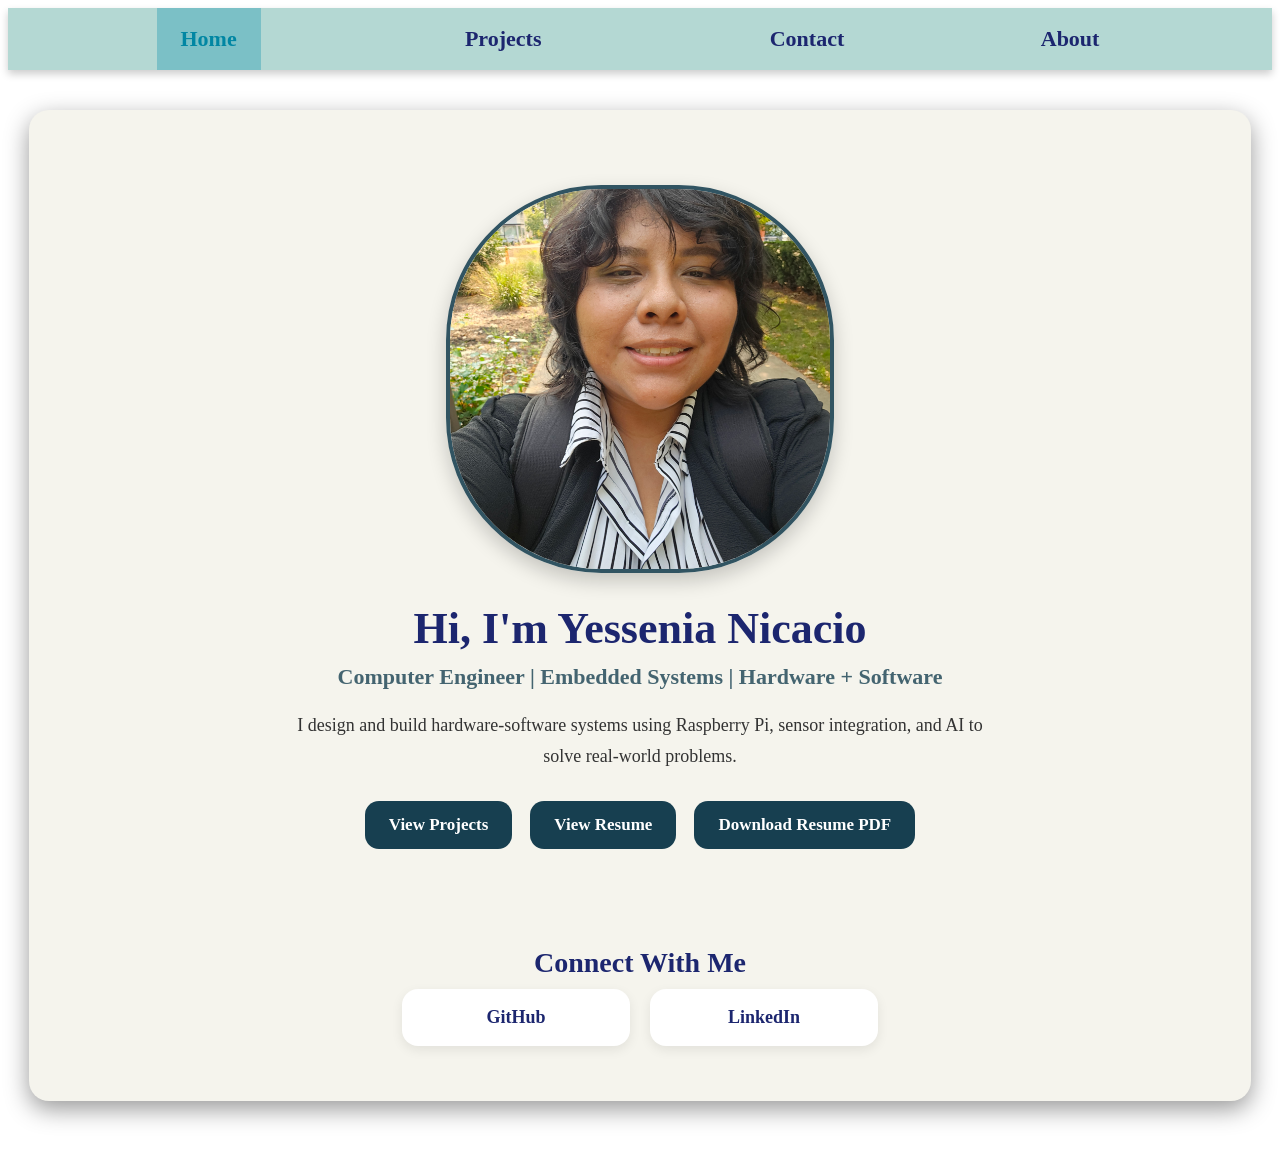
<file: index.html>
<!DOCTYPE html>
<html lang="en">
    <head>
        <meta charset="UTF-8">
        <title>Homepage</title>
        <link rel="stylesheet" href="style.css">
    </head>
    <body>
        <div id="navbar"></div>
        <script src="navbar.js"></script>
        <section class="home-hero">
            <div class="home-container">
                <div class="picture-of-me">
                    <img src="images/me.jpg" alt="A picture of Yessenia Nicacio">
                </div>
                <p class="hero-title">Hi, I'm Yessenia Nicacio</p>
                <p class="hero-subtitle">Computer Engineer | Embedded Systems | Hardware + Software</p>

                <p class="home-intro">
                    I design and build hardware-software systems using Raspberry Pi,
                    sensor integration, and AI to solve real-world problems.
                </p>
                <div class="home-buttons">
                    <a href="projects.html" class="btn">View Projects</a>
                    <a href="Resume_for_website.pdf" class="btn" target="_blank">View Resume</a>
                    <a href="Resume_for_website.pdf" class="btn" download>Download Resume PDF</a>
                </div>
                <div class="connect-box">
                    <p class="connect-title">Connect With Me</p>
                    
                    <div class="contact-links">
                        <a href="https://github.com/YNRosales15" target="_blank" class="contact-card">
                            <span>GitHub</span>
                        </a>
                        <a href="https://www.linkedin.com/in/yessenianr/" target="_blank" class="contact-card">
                            <span>LinkedIn</span>
                        </a>
            </div>
        </div>

    </div>
</section>
</body>
</html>
</file>
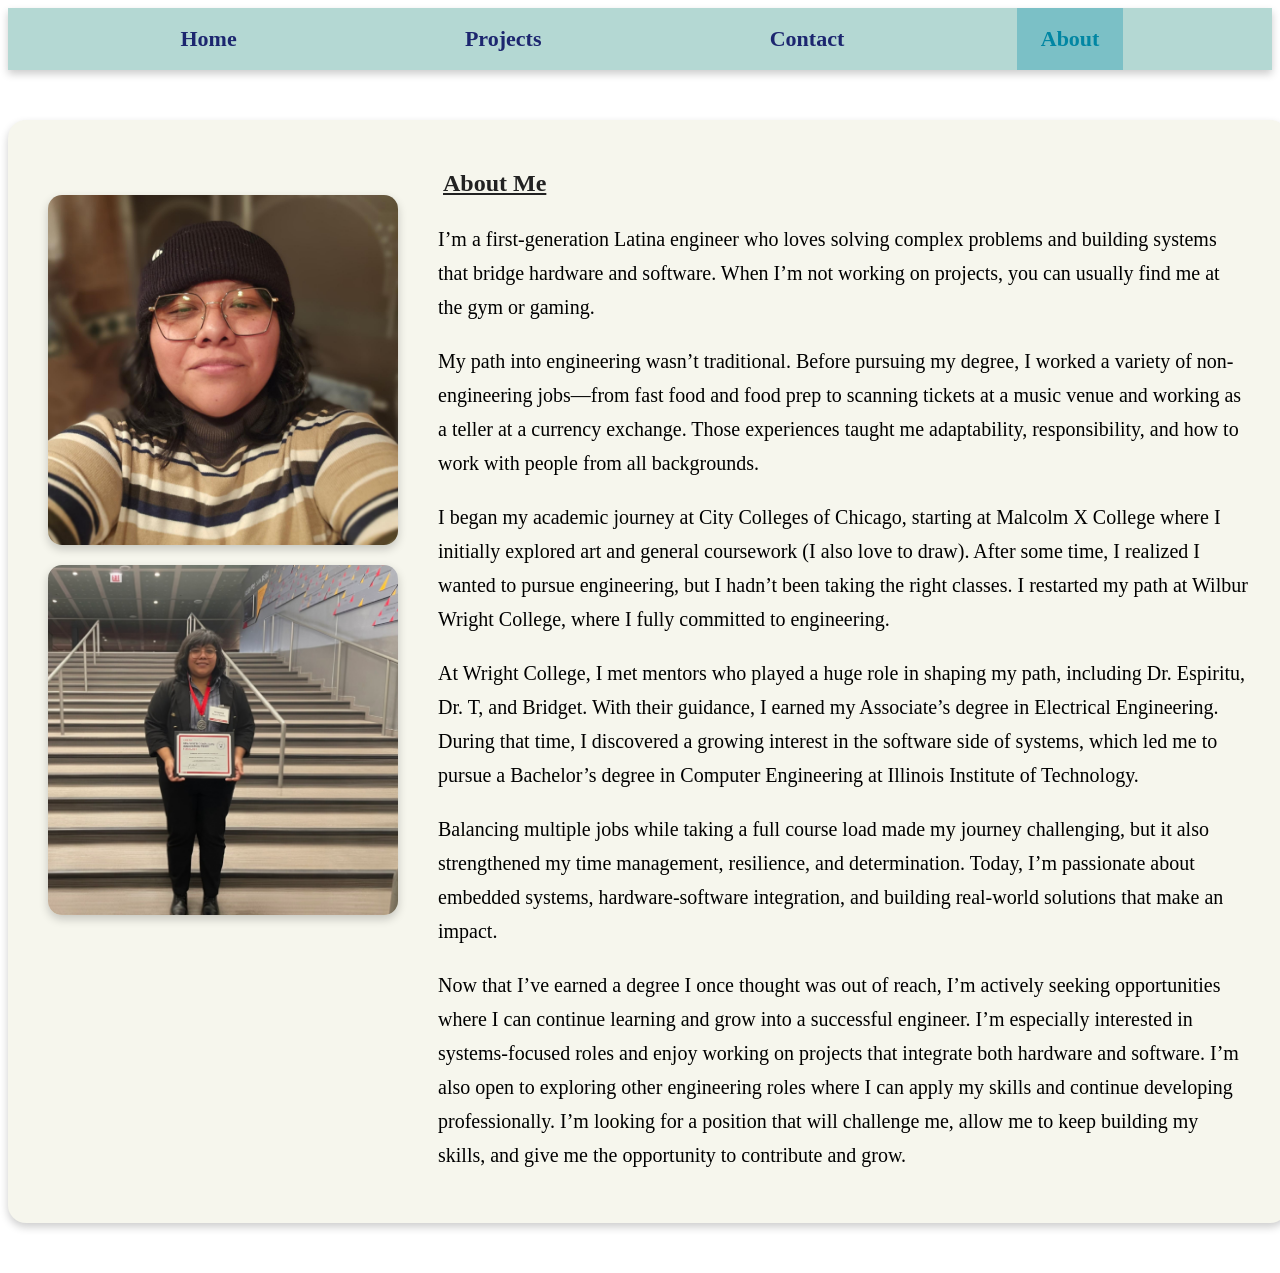
<file: about.html>
<!DOCTYPE html>
<html lang="en">
<head>
    <meta charset="UTF-8">
    <title>About Me</title>
    <link rel="stylesheet" href="style.css">
</head>
<body>
    <div id="navbar"></div>
    <script src="navbar.js"></script>
    <main class="about-container">
        <div class="about-row">
            <div class = "about-images">
                <img src="images/myself/memee.jpg" alt="Profile Picture" class="profile-pic">
                <img src="images/myself/me again.jpg" alt="second Photo"  class="shpe-pic">
            </div>
            <div class="about-intro">
                <h2>About Me</h2>
                <p>
                I’m a first-generation Latina engineer who loves solving complex problems and building systems that bridge hardware and software. When I’m not working on projects, you can usually find me at the gym or gaming.
                </p>

                <p>
                My path into engineering wasn’t traditional. Before pursuing my degree, I worked a variety of non-engineering jobs—from fast food and food prep to scanning tickets at a music venue and working as a teller at a currency exchange. Those experiences taught me adaptability, responsibility, and how to work with people from all backgrounds.
                </p>

                <p>
                    I began my academic journey at City Colleges of Chicago, starting at Malcolm X College where I initially explored art and general coursework (I also love to draw). After some time, I realized I wanted to pursue engineering, but I hadn’t been taking the right classes. I restarted my path at Wilbur Wright College, where I fully committed to engineering.
                </p>

                <p>
                    At Wright College, I met mentors who played a huge role in shaping my path, including Dr. Espiritu, Dr. T, and Bridget. With their guidance, I earned my Associate’s degree in Electrical Engineering. During that time, I discovered a growing interest in the software side of systems, which led me to pursue a Bachelor’s degree in Computer Engineering at Illinois Institute of Technology.
                </p>

                <p>
                    Balancing multiple jobs while taking a full course load made my journey challenging, but it also strengthened my time management, resilience, and determination. Today, I’m passionate about embedded systems, hardware-software integration, and building real-world solutions that make an impact.
                </p>

                <p>
                    Now that I’ve earned a degree I once thought was out of reach, I’m actively seeking opportunities where I can continue learning and grow into a successful engineer. I’m especially interested in systems-focused roles and enjoy working on projects that integrate both hardware and software. I’m also open to exploring other engineering roles where I can apply my skills and continue developing professionally. I’m looking for a position that will challenge me, allow me to keep building my skills, and give me the opportunity to contribute and grow.
                </p>
            </div>
        </div>
    </main>
</body>
</html>
</file>
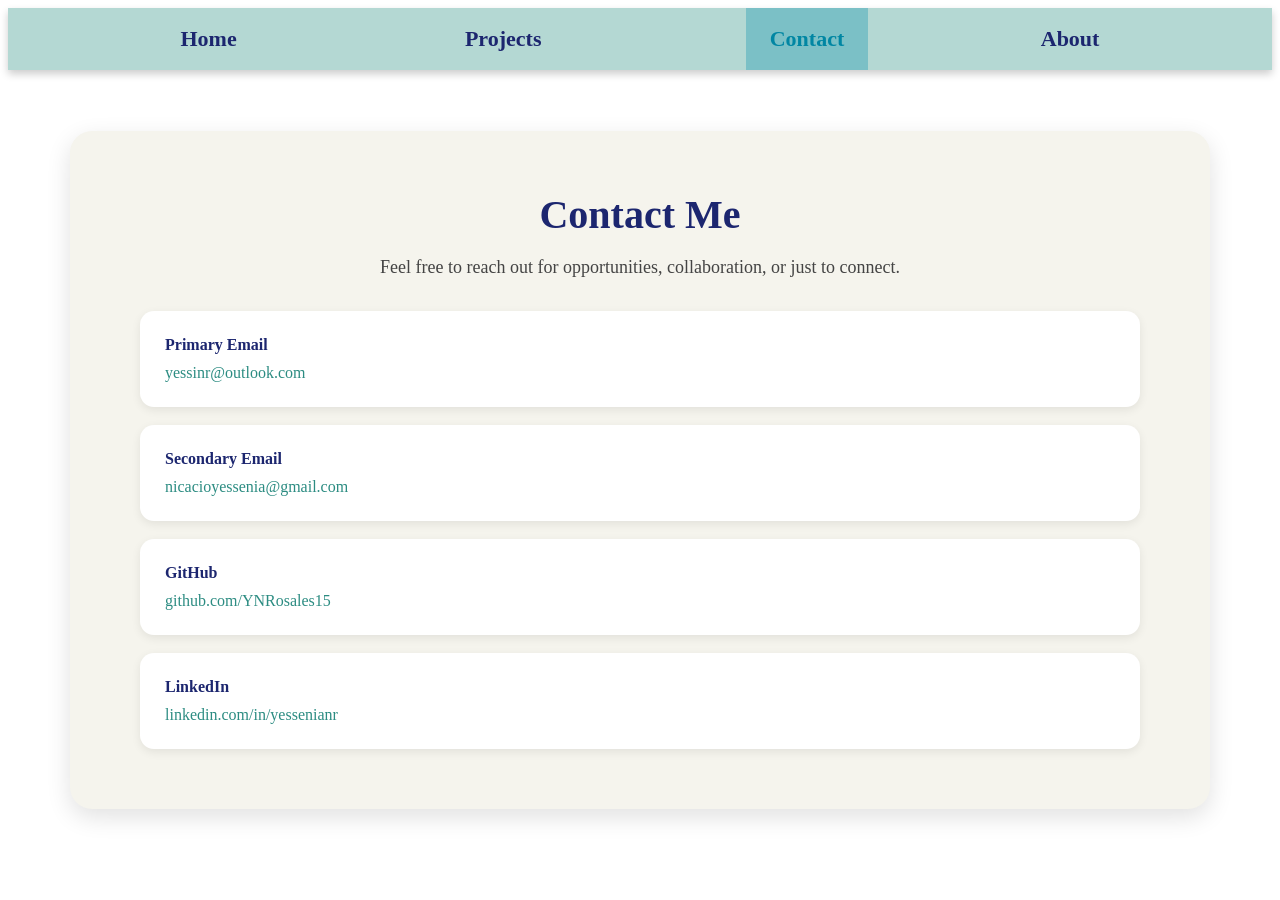
<file: contact.html>
<!DOCTYPE html>
<html lang="en">
    <head>
    <meta charset="UTF-8">
    <title>Contact</title>
    <link rel="stylesheet" href="style.css">
    </head>
    <body>
        <div id="navbar"></div>
        <script src="navbar.js"></script>
        <section class="contact-page">
            <div class="contact-container">
                <p class="contact-title">Contact Me</p>
                <p class="contact-subtext">
                    Feel free to reach out for opportunities, collaboration, or just to connect.
                </p>
                <div class="contact-list">
                    <p class="contact-item">
                        <span class="contact-label">Primary Email</span>
                        <a href="mailto:yessinr@outlook.com">yessinr@outlook.com</a>
                    </p>

                    <p class="contact-item">
                        <span class="contact-label">Secondary Email</span>
                        <a href="mailto:nicacioyessenia@gmail.com">nicacioyessenia@gmail.com</a>
                    </p>

                    <p class="contact-item">
                        <span class="contact-label">GitHub</span>
                        <a href="https://github.com/YNRosales15" target="_blank">
                            github.com/YNRosales15
                        </a>
                    </p>

                    <p class="contact-item">
                        <span class="contact-label">LinkedIn</span>
                        <a href="https://www.linkedin.com/in/yessenianr/" target="_blank">
                            linkedin.com/in/yessenianr
                        </a>
                    </p>
                </div>
            </div>
        </section>
    </body>
</html>
</file>
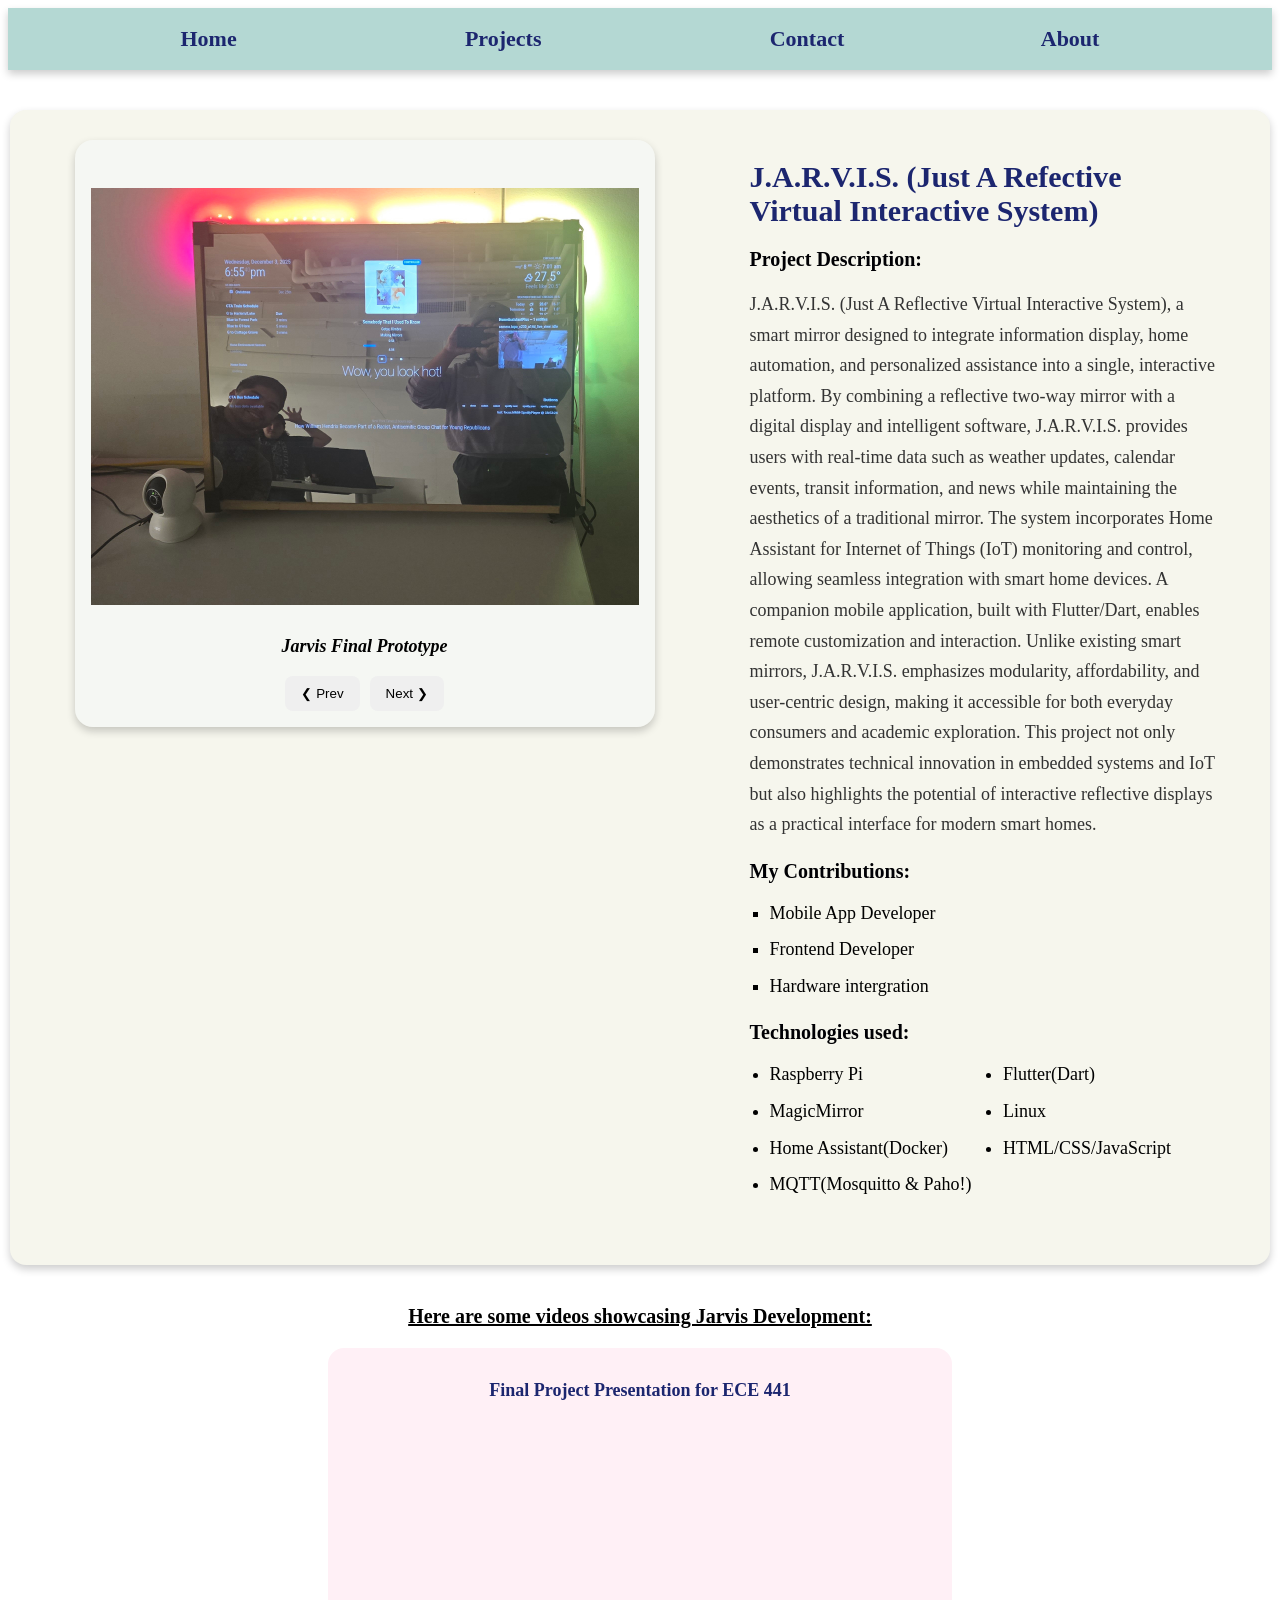
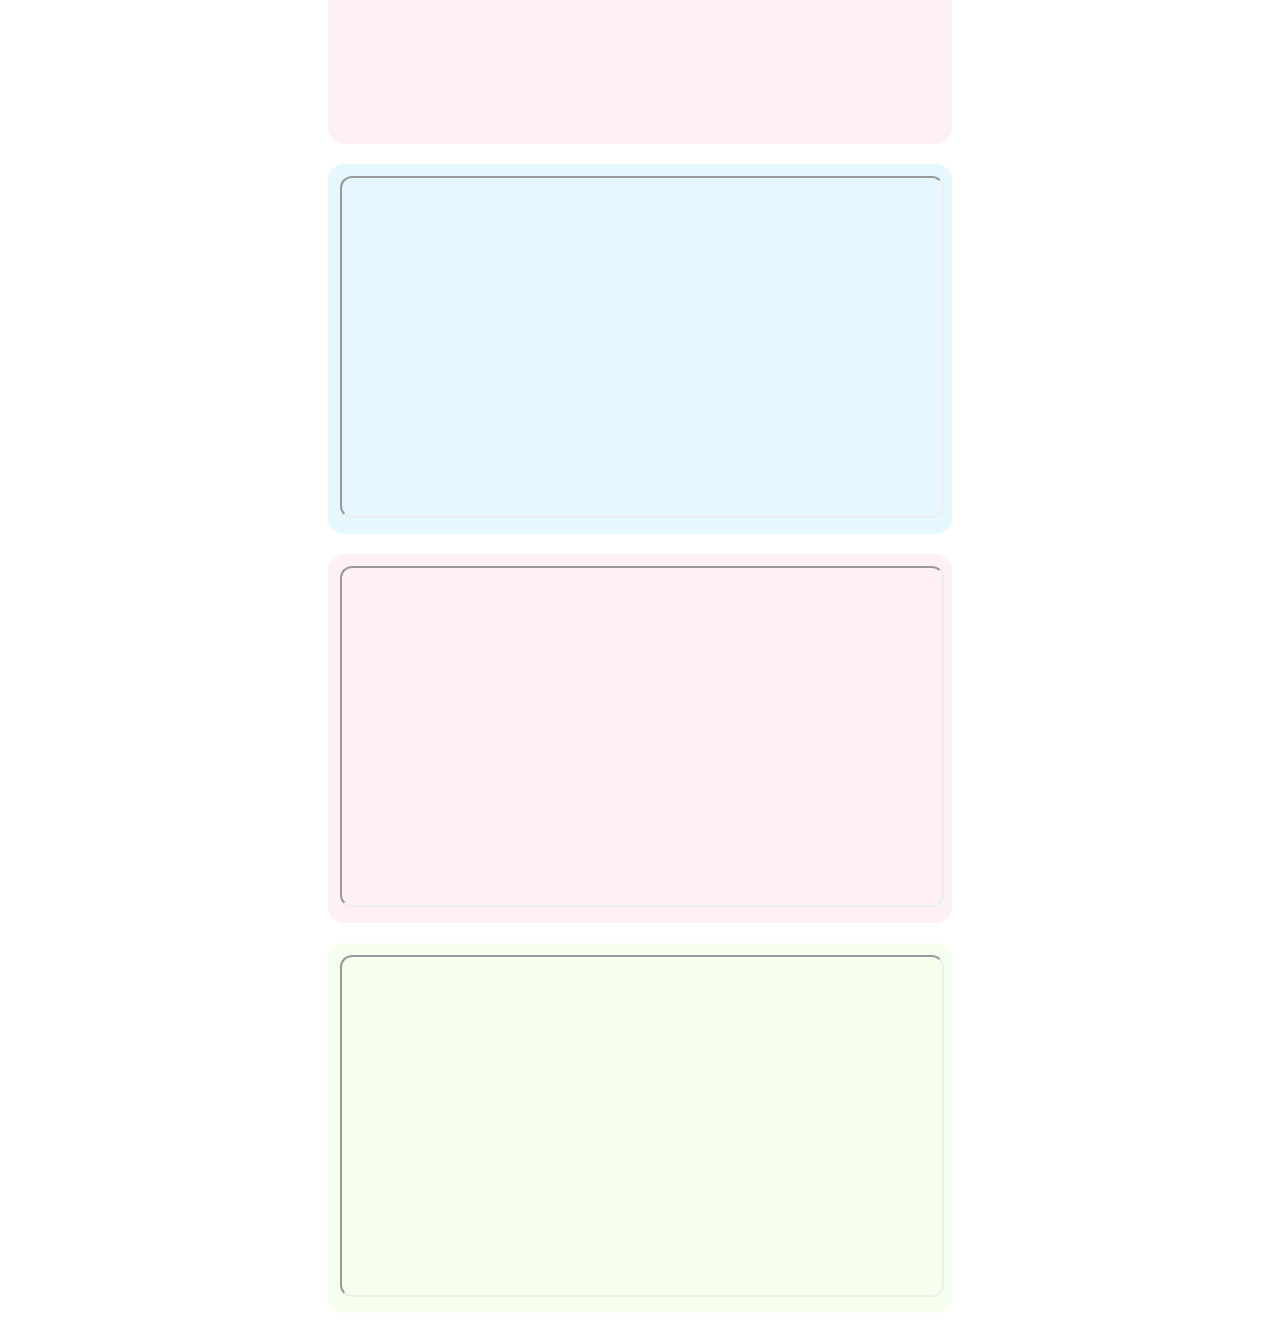
<file: jarvis.html>
<!DOCTYPE html>
<html lang="en">
    <head>
        <meta charset="UTF-8">
        <title>J.A.R.V.I.S</title>
        <link rel="stylesheet" href="style.css">
    </head>
    <body>
        <div id="navbar"></div>
        <script src="navbar.js"></script>
        <div class="project1_container">
            <div class="project1_images">
                <div class="slideshow-container">
                    <div class="slide-frame">
                        <img id="jarvis-slide" class="slide-image" src="" alt="">
                    </div>
                    <p id="jarvis-caption"></p>
                    <div class="slideshow-buttons">
                        <button onclick="changeSlide('jarvis', -1)">❮ Prev</button>
                        <button onclick="changeSlide('jarvis', 1)">Next ❯</button>
                    </div>
                </div>
            </div>
            <div class= "project1_description">
            <h3>J.A.R.V.I.S. (Just A Refective Virtual Interactive System)</h3>
            <h4> Project Description:</h4>
            <p>
                J.A.R.V.I.S. (Just A Reflective Virtual Interactive System), a smart mirror designed to integrate information display, home automation, and personalized
                assistance into a single, interactive platform. By combining a
                reflective two-way mirror with a digital display and intelligent
                software, J.A.R.V.I.S. provides users with real-time data such as
                weather updates, calendar events, transit information, and news
                while maintaining the aesthetics of a traditional mirror. The
                system incorporates Home Assistant for Internet of Things (IoT)
                monitoring and control, allowing seamless integration with smart
                home devices. A companion mobile application, built with
                Flutter/Dart, enables remote customization and interaction.
                Unlike existing smart mirrors, J.A.R.V.I.S. emphasizes
                modularity, affordability, and user-centric design, making it
                accessible for both everyday consumers and academic exploration.
                This project not only demonstrates technical innovation in
                embedded systems and IoT but also highlights the potential of
                interactive reflective displays as a practical interface for modern
                smart homes.
            </p>
            <h4> My Contributions:</h4>
            <ul class="roles">
                <li> Mobile App Developer</li>
                <li> Frontend Developer</li>
                <li> Hardware intergration</li>
            </ul>

            <h4> Technologies used:</h4>
            <ul class="tech-list">
                <li> Raspberry Pi</li>
                <li> MagicMirror</li>
                <li> Home Assistant(Docker)</li>
                <li> MQTT(Mosquitto & Paho!) </li>
                <li> Flutter(Dart)</li>
                <li> Linux</li>
                <li> HTML/CSS/JavaScript</li>
            </ul>
        </div>
    </div>
    <script src="slideshow.js"></script>
    <div class="video-section">
        <p class="video-title">Here are some videos showcasing Jarvis Development:</p>
        <div class="video-container">
            <div class="video-item video2">
                <h4 class= "video-heading"> Final Project Presentation for ECE 441</h4>
                <iframe width="560" height="315" src="https://www.youtube.com/embed/1h6s-_C0wns?si=iLtgFpJiQ6Qm9lht" title="YouTube video player" 
                frameborder="0" allow="accelerometer; autoplay; clipboard-write; encrypted-media; gyroscope; picture-in-picture; web-share" 
                referrerpolicy="strict-origin-when-cross-origin" allowfullscreen></iframe>
            </div>

            <div class="video-item video1">
                <iframe src="https://www.youtube.com/embed/9CB9ELs0FNA"></iframe>
            </div>

            <div class="video-item video2">
                <iframe src="https://www.youtube.com/embed/BPIMaOL627g"></iframe>
            </div>

            <div class="video-item video3">
                <iframe src="https://www.youtube.com/embed/iw-UZ7TROH4"></iframe>
            </div>
        </div>
    </div>
</body>
</html>
</file>
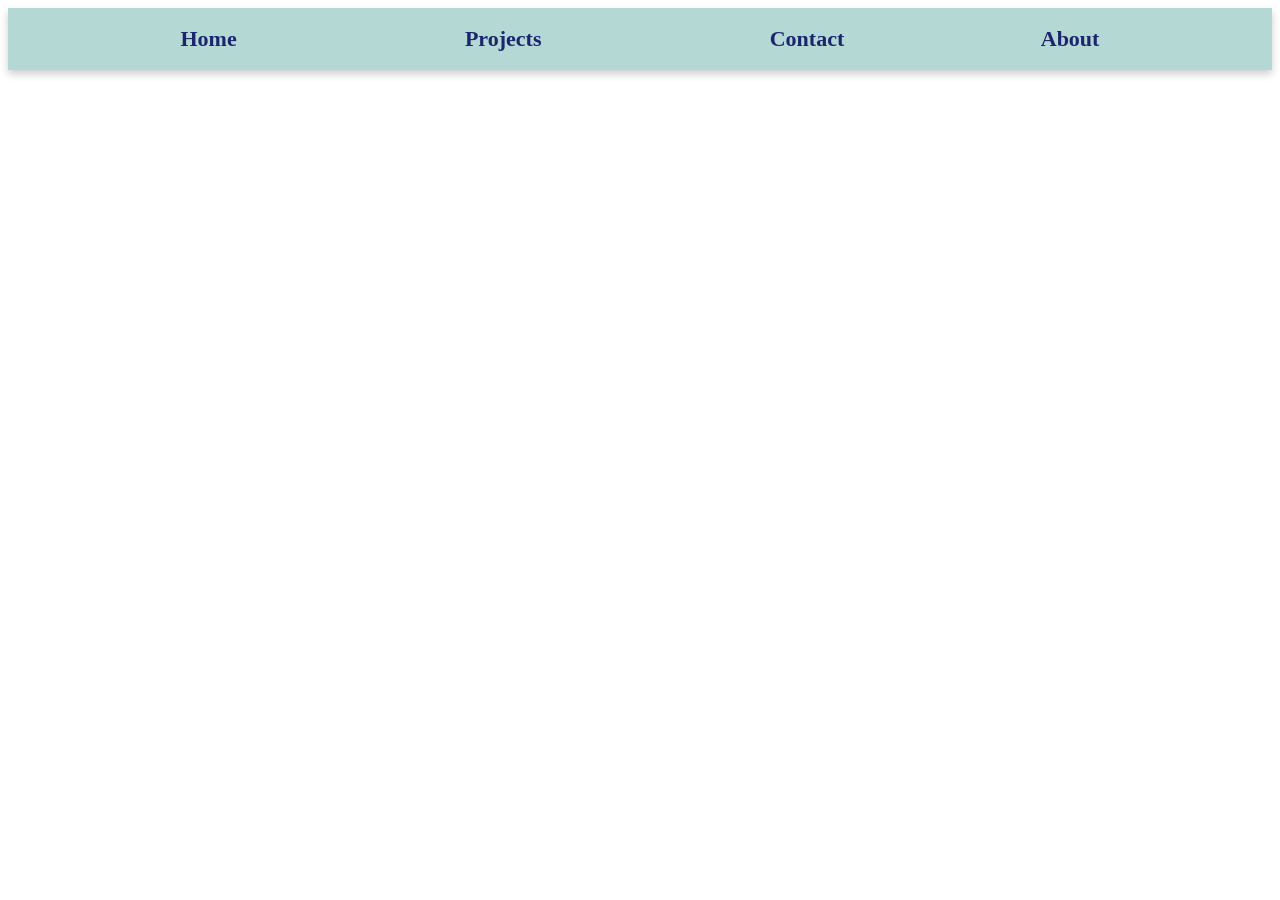
<file: navbar.html>
<!DOCTYPE html>
<html lang="en">
<head>
    <meta charset="UTF-8">
    <title>Navigation Bar</title>
    <link rel="stylesheet" href="style.css">
</head>
<body>
    <div class="navbar">
        <a href="index.html"><i class="fa fa-fw fa-home"></i> Home</a>

        <div class="dropdown">
            <a href="projects.html" class="dropbtn">
                <i class="fa fa-fw fa-briefcase"></i> Projects
            </a>
            <!-- add to dropdown  projects -->
            <div class="dropdown-content">
                <a href="seismoai.html">SeismoAI</a>
                <a href="jarvis.html" >J.A.R.V.I.S.</a>
                <a href="vlsi.html" > VLSI Projects</a>
            </div>
        </div>
        <a href="contact.html"><i class="fa fa-fw fa-address-card"></i> Contact</a>
        <a href="about.html"><i class="fa fa-fw fa-user"></i> About</a>
    </div>
</body>
</html>
</file>
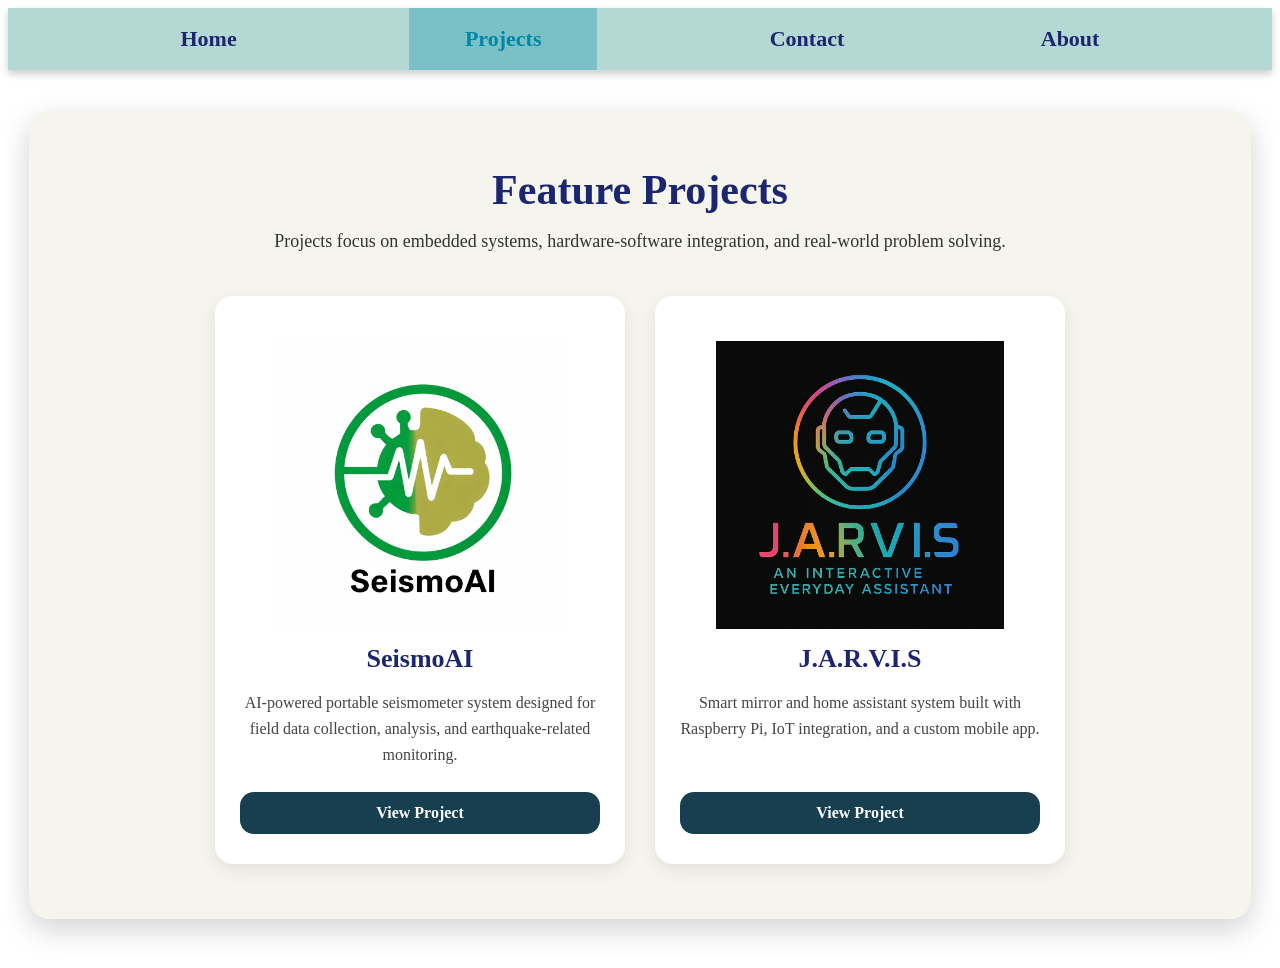
<file: projects.html>
<!DOCTYPE html>
<html lang="en">
<head>
  <meta charset="UTF-8">
  <title>Projects</title>
  <link rel="stylesheet" href="style.css">
</head>
<body>

<div id="navbar"></div>

<main class="projects-page">
  <div class="projects-container">
    <p class="projects-title">Feature Projects</p>
    <p class="projects-subtext">
    Projects focus on embedded systems, hardware-software integration, and real-world problem solving.
    </p>
    <div class="projects-grid">

  <div class="project-card">
    <div>
      <img src="images/seismoLogo.jpg" alt="SeismoAI logo" class="project-logo">

      <p class="project-card-title">SeismoAI</p>

      <p class="project-card-text">
        AI-powered portable seismometer system designed for field data collection, analysis, and earthquake-related monitoring.
      </p>
    </div>

    <a href="seismoai.html" class="project-btn">View Project</a>
  </div>

  <div class="project-card">
    <div>
      <img src="images/jarvis_img/JarvisLogo.png" alt="JARVIS logo" class="project-logo">

      <p class="project-card-title">J.A.R.V.I.S</p>

      <p class="project-card-text">
        Smart mirror and home assistant system built with Raspberry Pi, IoT integration, and a custom mobile app.
      </p>
    </div>

    <a href="jarvis.html" class="project-btn">View Project</a>
  </div>

</div>

</main>

<script src="navbar.js"></script>
</body>
</html>
</file>
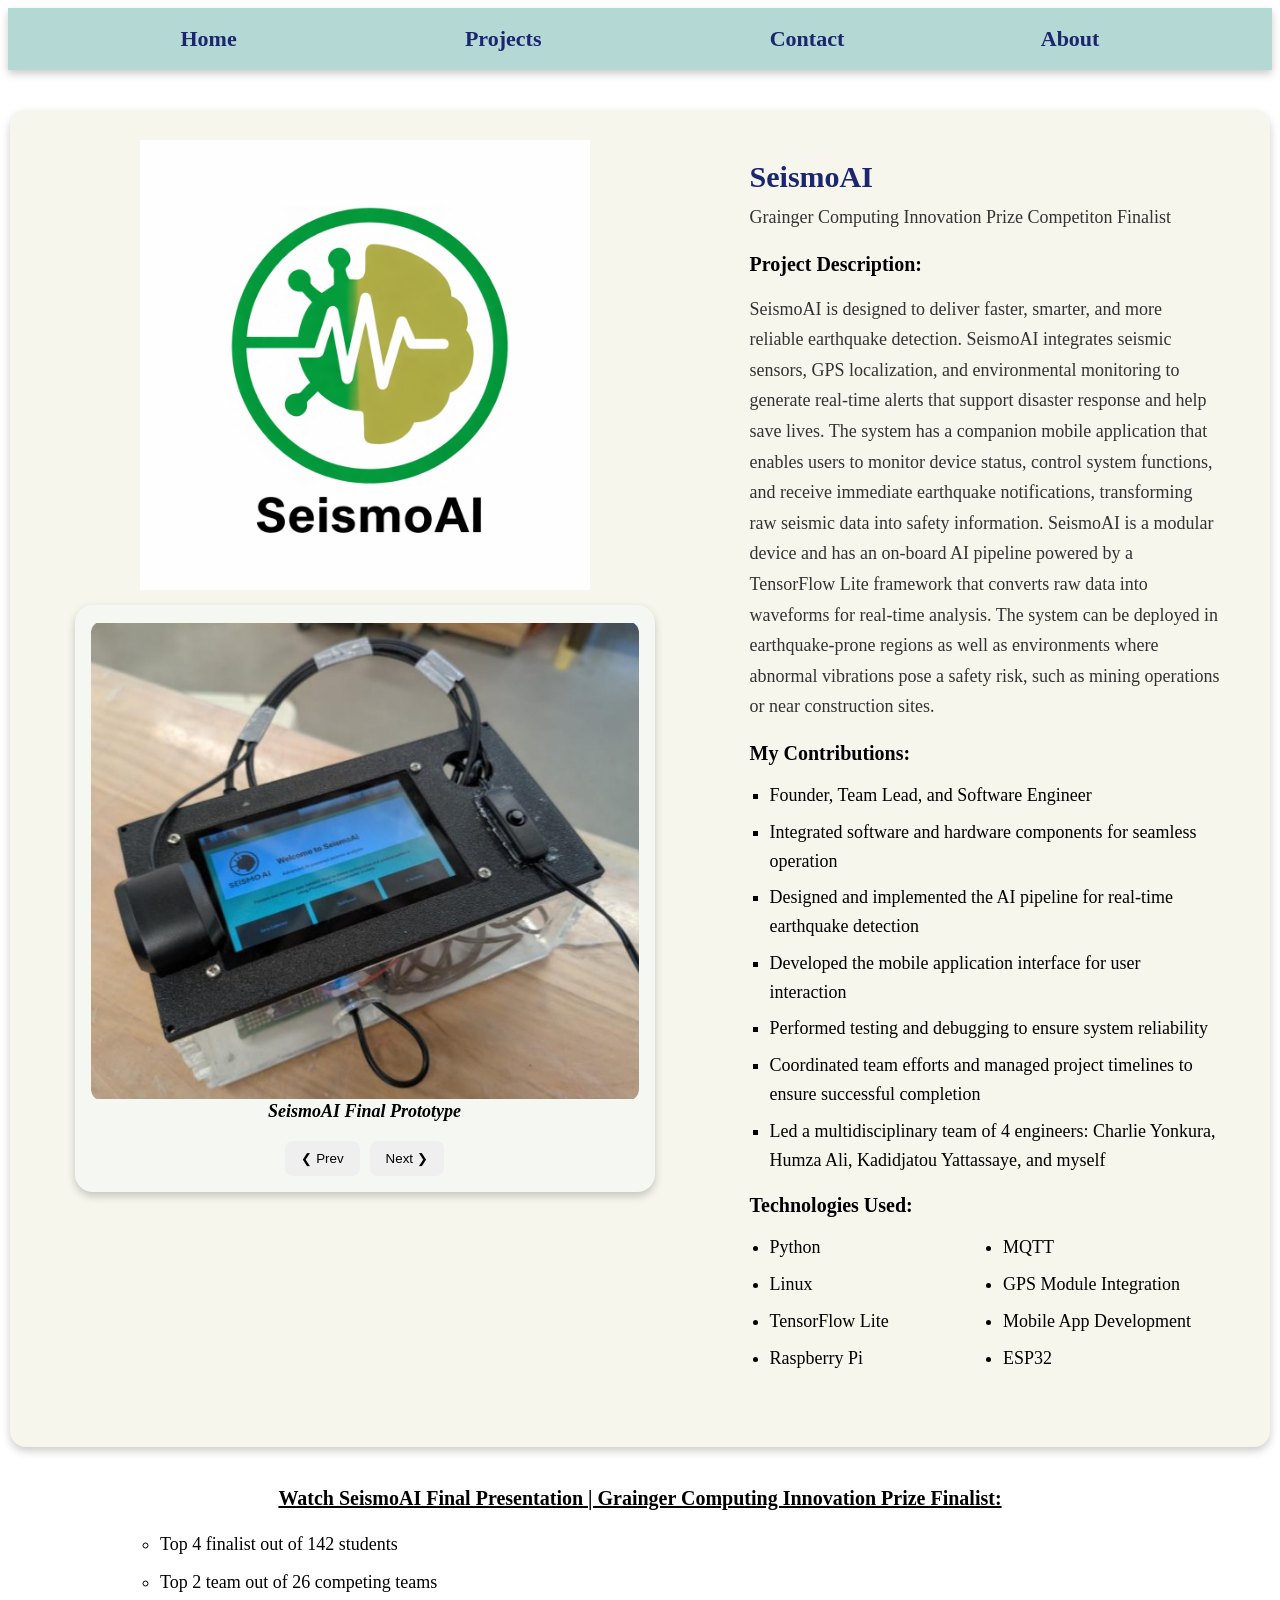
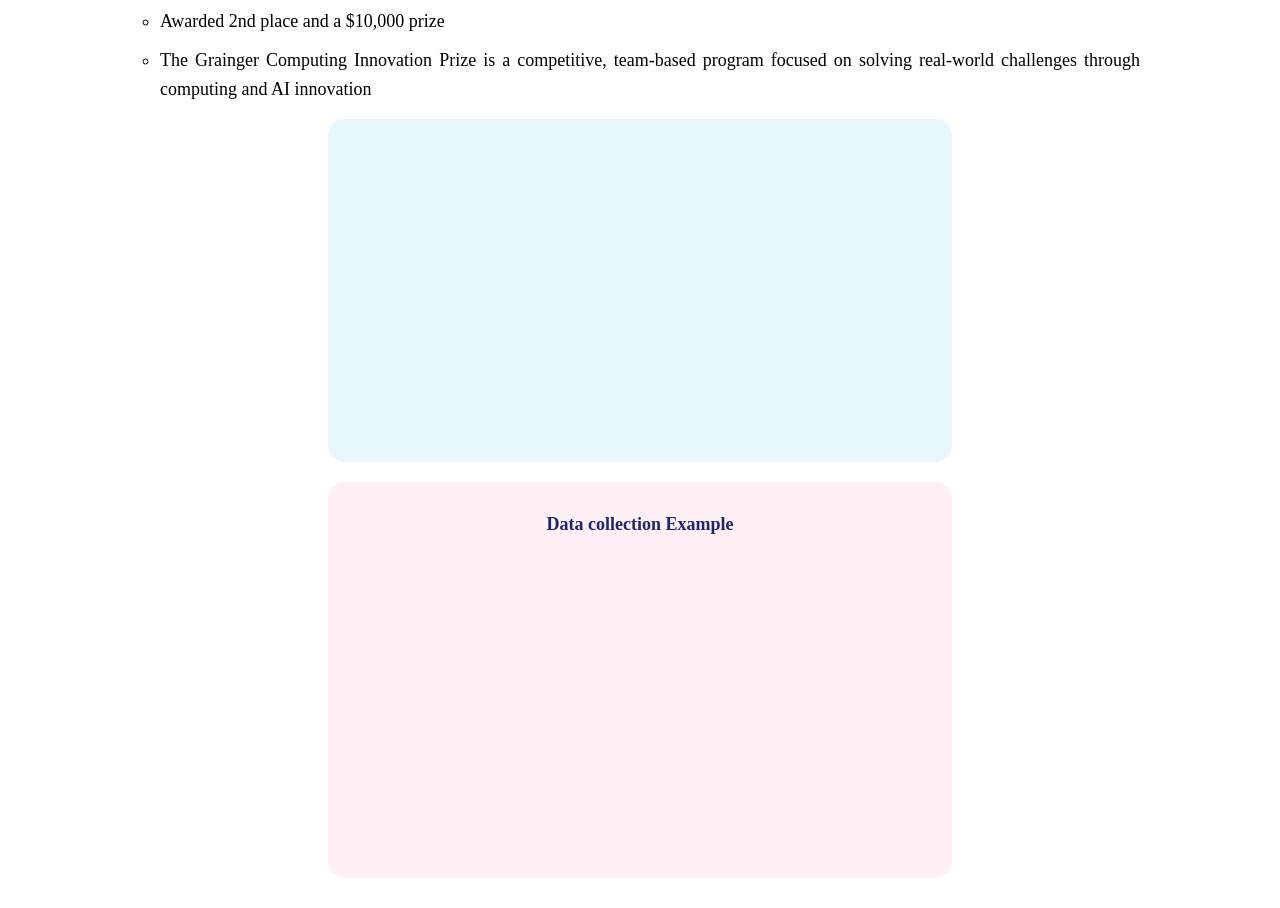
<file: seismoai.html>
<!DOCTYPE html>
<html lang="en">
    <head>
        <meta charset="UTF-8">
        <title>SeismoAI</title>
        <link rel="stylesheet" href="style.css">
    </head>
    <body>
        <div id="navbar"></div>
        <script src="navbar.js"></script>
        <div class="project1_container">
        <div class="project1_images">

            <div class="seismo-logo-left">
                <img src="images/seismoLogo.jpg" alt="SeismoAI Logo">
            </div>

            <div class="slideshow-container">
                <div class="slide-frame">
                    <img id="seismoai-slide" class="slide-image" src="" alt="">
                </div>

                <p id="seismoai-caption"></p>

                <div class="slideshow-buttons">
                    <button onclick="changeSlide('seismoai', -1)">❮ Prev</button>
                    <button onclick="changeSlide('seismoai', 1)">Next ❯</button>
                </div>
            </div>
        </div>

        <div class="project1_description">
            <div class="seismo-header">
                <div class = "seismo_title">
                    <h3>SeismoAI</h3>
                    <p class="seismo_subtitle">Grainger Computing  Innovation Prize Competiton Finalist</p>
                </div>
            </div>

            <h4>Project Description:</h4>
            <p>
                SeismoAI is designed to deliver faster, smarter, and more reliable earthquake detection.
                SeismoAI integrates seismic sensors, GPS localization, and environmental monitoring
                to generate real-time alerts that support disaster response and help save lives. The
                system has a companion mobile application that enables users to monitor device status,
                control system functions, and receive immediate earthquake notifications, transforming
                raw seismic data into safety information. SeismoAI is a modular device and has an
                on-board AI pipeline powered by a TensorFlow Lite framework that converts raw data
                into waveforms for real-time analysis. The system can be deployed in earthquake-prone
                regions as well as environments where abnormal vibrations pose a safety risk, such as
                mining operations or near construction sites.
            </p>

            <h4>My Contributions:</h4>
            <ul class="roles">
                <li>Founder, Team Lead, and Software Engineer</li>
                <li>Integrated software and hardware components for seamless operation</li>
                <li>Designed and implemented the AI pipeline for real-time earthquake detection</li>
                <li>Developed the mobile application interface for user interaction</li>
                <li>Performed testing and debugging to ensure system reliability</li>
                <li>Coordinated team efforts and managed project timelines to ensure successful completion</li>
                <li>Led a multidisciplinary team of 4 engineers: Charlie Yonkura, Humza Ali, Kadidjatou Yattassaye, and myself</li>
            </ul>

            <h4>Technologies Used:</h4>
            <ul class="tech-list">
                <li>Python</li>
                <li>Linux</li>
                <li>TensorFlow Lite</li>
                <li>Raspberry Pi</li>
                <li>MQTT</li>
                <li>GPS Module Integration</li>
                <li>Mobile App Development</li>
                <li>ESP32</li>
            </ul>
        </div>
    </div>
    <script src="slideshow.js"></script>

    <div class="video-section">
        <p class="video-title">Watch  SeismoAI Final Presentation | Grainger Computing Innovation Prize Finalist:</p>
        <ul class = "grainger">
            <li>Top 4 finalist out of 142 students  </li>
            <li>Top 2 team out of 26 competing teams</li>
            <li>Awarded 2nd place and a $10,000 prize </li>
            <li>The Grainger Computing Innovation Prize is a competitive, team-based program focused on solving real-world challenges through computing and AI innovation</li>
        </ul>

        <div class="video-container">
            <div class="video-item video1">
                <iframe width="560" height="315" 
                src="https://www.youtube.com/embed/BlO6xugjX_E?si=J1cNFTUbzYPzYFLY" title="YouTube video player" 
                frameborder="0" allow="accelerometer; autoplay; clipboard-write; encrypted-media; gyroscope; picture-in-picture; web-share" 
                referrerpolicy="strict-origin-when-cross-origin" allowfullscreen></iframe>
            </div>
            
            <div class="video-item video2">
                <h4 class= "video-heading">Data collection Example</h4>
                <iframe width="560" height="315" src="https://www.youtube.com/embed/S0NGq9VGzzo?si=H7w29cI6gOcY5OvR"
                 title="YouTube video player" frameborder="0" allow="accelerometer; autoplay; 
                 clipboard-write; encrypted-media; gyroscope; picture-in-picture; web-share"
                  referrerpolicy="strict-origin-when-cross-origin" allowfullscreen></iframe>
            </div>
        </div>
    </div>
</body>
</html>
</file>
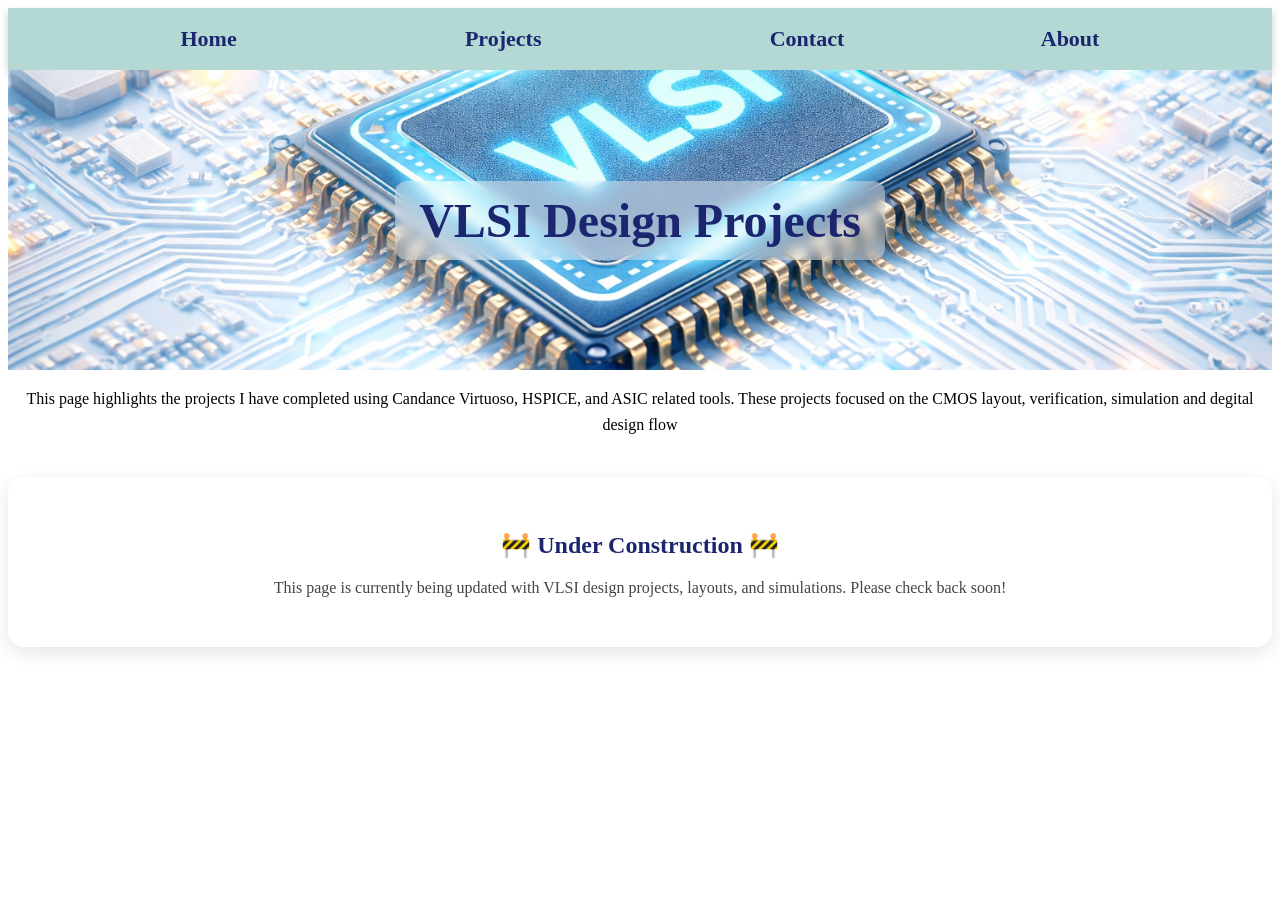
<file: vlsi.html>
<!DOCTYPE html>
<html lang="en">
    <head>
        <meta charset="UTF8">
        <title>VLSI Projects </title>
        <link rel="stylesheet" href="style.css">
    </head>
    <body>
        <div id="navbar"></div>
        <script src="navbar.js"></script>

        <section class="vlsi-header">
            <h3 class="vlsi_sectionTitle" >VLSI Design Projects</h3>
        </section>

        <main class="vlsi-page">
            <div class="vlsi-container">
                
                <p class = "vlsipg_description">
                    This page highlights the projects I have completed using
                    Candance Virtuoso, HSPICE, and ASIC related tools. These projects focused on the CMOS layout,
                    verification, simulation and degital design flow
                </p>
            



            </div>
            <div class="under-construction">
    <p class="construction-title">🚧 Under Construction 🚧</p>
    <p class="construction-text">
        This page is currently being updated with VLSI design projects, layouts, and simulations.
        Please check back soon!
    </p>
</div>


        </main>

    </body>
</html>
</file>
<file: style.css>
/*
===========================
  Navigation Container
===========================
This controls the top bar layout
*/

/* Style the navigation bar */
.navbar {
    width: 100%;
    background-color: rgba(2, 123, 107, 0.295);
    box-shadow: 0px 4px 8px 0px rgba(0,0,0,0.2);
    display: flex;  /* puts the items in a row */
    justify-content: space-evenly; /* Spreads links evenly */
    align-items: center;  /* Centers the items vertically */
}

/*
===================
 Navbar links 
===================
Allows the links to be clickable in the Navbar
*/
.navbar a,
.dropbtn {
    color: rgb(28, 38, 111);
    text-decoration: none;  /* Should remove the  underline*/
    padding: 18px 24px; /* 18px top/bottom, 24px left/right → makes navbar items bigger and easier to click */
    font-size: 22px;
    display: inline-block;
    font-weight: 600;
}

/* Change color of visited links */
.navbar a:visited {
    color: rgb(83, 62, 203);
}

/* Change color on hover */
.navbar a:hover,
.dropbtn:hover {
    background-color: #1873875b;
}

/* style the active page highlight */
.navbar a.active,
.dropbtn.active {
    background-color: #229aaf64;
    color: rgb(1, 134, 163);
}


/* Dropdown container */
.dropdown {
    position: relative; /* Positions dropdown to alight the top */
    display: inline-block;
}

/* Projects button */
.dropbtn {
    width: 140px;
    text-align: center;
}

/*
====================
 Dropdown Menu BOx
====================
 */
.dropdown-content {
    display: none;
    position: absolute;
    top: 100%;
    left: 0;
    width: 160px;  /* Controls the dropdown width */
    background-color: #229aaf64;
    box-shadow: 0px 4px 8px rgba(0,0,0,0.2);
    border-radius: 0 0 8px 8px;
    z-index: 1000;
    overflow: hidden; /* keeps the corners clean */
}

/* Dropdown links */
.dropdown-content a {
    display: block;
    width: 100%;
    box-sizing: border-box;
    padding: 14x 16px;
    text-align: center;
    color: rgb(28, 38, 111);
    white-space: nowrap;
    margin: 0;
}

/* dropdown hover */
.dropdown-content a:hover {
    background-color: #f1f1f1;
}

/* show dropdown only when hovering Projects */
.dropdown:hover .dropdown-content {
    display: block;
}

/* mobile nav */
@media screen and (max-width: 768px) {
    .navbar{
        display: flex;
        justify-content: space-around;
        align-items: center;
        flex-wrap: nowrap;
    }
    .navbar a,
    .dropbtn {
        font-size: 16px;
        padding: 14px 10px;
    }
}

/* Style the headings */
h1 {
    font-size: 20px;
    text-align: center;
    text-decoration: underline;
}

h2 {
    box-shadow: 0px 4px 8px 0px rgba(0,0,0,0.2);
    text-decoration: underline;
    background-color: #229aaf54;
    width: fit-content;
    padding: 5px;
}

.project1_description h3 {
    color: rgb(28, 38, 111);
    font-size: 30px;
    margin-bottom: 8px;
    margin-top: 0;
    text-align: left;
}

h4 {
    color: rgb(0, 0, 4);
    font-size: 20px;
    margin-top: 20px;
    margin-bottom: 10px;
}

/* Style the project section */
.project1_container {
    display: grid;
    grid-template-columns: 650px 1fr;
    gap: 40px;
    align-items: start;
    width: 95%;
    max-width: 1300px;
    margin: 40px auto;
    padding: 30px;
    background-color: rgb(246, 246, 237);
    border-radius: 16px;
    box-shadow: 0px 4px 8px rgba(0,0,0,0.2);
}

/* LEFT SIDE */
.project1_images {
    display: flex;
    flex-direction: column;
    align-items: center;
}

/* logo above slideshow  on seismos page*/
.seismo-logo-left {
    width: 100%;
    display: flex;
    justify-content: center;
    margin-bottom: 15px;
}

.seismo-logo-left img {
    width: 450px;
    height: 450px;
    object-fit: contain;
}

/* slideshow */
.slideshow-container {
    width: 100%;
    max-width: 580px;
    min-height: 580px;
    margin-top: 0;
    display: flex;
    flex-direction: column;
    align-items: center;
    justify-content: space-between;
    background-color: rgba(240, 248, 255, 0.308);
    box-shadow: 0px 4px 8px rgba(0,0,0,0.2);
    padding: 16px;
    box-sizing: border-box;
    border-radius: 18px;
}

.slide-frame {
    width: 100%;
    height: 480px;
    display: flex;
    align-items: center;
    justify-content: center;
    overflow: hidden;
}

/* slideshow image */
.slide-image {
    width: 100%;
    height: 100%;
    object-fit: contain;
    display: block;
    border-radius: 12px;
}

/* caption */
#seismoai-caption,
#jarvis-caption {
    font-style: italic;
    font-weight: bold;
    font-size: 18px;
    height: 40px;
    text-align: center;
    margin: 0;
}

/* slideshow buttons */
.slideshow-buttons {
    width: 100%;
    display: flex;
    justify-content: center;
    gap: 10px;
}

.slideshow-buttons button {
    padding: 10px 16px;
    border: none;
    border-radius: 8px;
    cursor: pointer;
}

/* RIGHT SIDE */
.project1_description {
    padding: 20px;
    max-width: 700px;
}

.seismo_subtitle {
    font-size: 16px;
    color: gray;
    margin-top: 0;
    margin-bottom: 20px;
}

.project1_description p {
    font-size: 18px;
    line-height: 1.7;
    color: #333;
}

.roles {
    list-style-type: square;
    padding-left: 20px;
}

.roles li,
.tech-list li {
    font-size: 18px;
    line-height: 1.6;
    margin-bottom: 8px;
}

.tech-list {
    columns: 2;
    padding-left: 20px;
}

.grainger {
    list-style: circle;
    padding-left: 20px;
    margin: 15px 0;
    text-align: justify;
}

.grainger li {
    margin: 10px 0;
    font-size: 18px;
    line-height: 1.6;
}

/* project mobile */
@media screen and (max-width: 900px) {
    .project1_container {
        grid-template-columns: 1fr;
        gap: 25px;
    }

    .project1_images {
        justify-content: center;
        align-items: center;
    }

    .seismo-logo-left {
        justify-content: center;
    }

    .seismo-logo-left img {
        width: 90px;
        height: 90px;
    }

    .slideshow-container {
        min-height: auto;
    }

    .slide-frame {
        height: 320px;
    }

    .project1_description {
        padding: 10px 0;
    }

    .project1_description h3 {
        text-align: center;
    }

    .seismo_subtitle {
        text-align: center;
    }

    .tech-list {
        columns: 1;
    }
}


/* Video section */
.video-section {
    max-width: 1000px;
    margin: 30px auto;
    text-align: center;
}

.video-title {
    text-decoration: underline;
    font-size: 20px;
    font-weight: bold;
    margin-top: 20px;
    margin-bottom: 20px;
}

.video-heading {
    font-size: 18px;
    margin-bottom: 12px;
    color: #1c266f;
}

.video-container {
    display: flex;
    justify-content: center;
    gap: 20px;
    flex-wrap: wrap;
}

/* base video card */
.video-item {
    width: 100%;
    max-width: 600px;
    padding: 12px;
    border-radius: 16px;
}

/* responsive iframe */
.video-item iframe {
    width: 100%;
    aspect-ratio: 16 / 9;
    border-radius: 12px;
}

/* hover */
.video-item:hover {
    transform: scale(1.02);
    transition: transform 0.3s ease;
}

/* optional colors */
.video1 {
    background-color: #e6f7ff;
}

.video2 {
    background-color: #fff0f6;
}

.video3 {
    background-color: #f6ffed;
}

/* contact page styling */
.contact-page {
    min-height: 80vh;
    display: flex;
    justify-content: center;
    align-items: center;
    padding: 40px 20px;
}

.contact-container {
    width: 90%;
    max-width: 1000px;
    background-color: #f5f4ed;
    border-radius: 22px;
    padding: 60px 70px;
    box-shadow: 0 8px 24px rgba(0, 0, 0, 0.12);
    text-align: center;
}

.contact-title {
    font-size: 40px;
    font-weight: 700;
    color: #1c266f;
    margin: 0 0 12px 0;
    margin-bottom: 15px;
}

.contact-subtext {
    font-size: 18px;
    color: #444;
    margin: 0 0 30px 0;
    line-height: 1.6;
}

.contact-list {
    display: flex;
    flex-direction: column;
    gap: 18px;
    text-align: left;
}

.contact-item {
    background-color: white;
    border-radius: 14px;
    padding: 22px 25px;
    margin: 0;
    box-shadow: 0 3px 10px rgba(0, 0, 0, 0.08);
    line-height: 1.5;
}

.contact-label {
    display: block;
    font-weight: 700;
    color: #1c266f;
    margin-bottom: 4px;
}

.contact-item a {
    color: #2c8c82;
    text-decoration: none;
    word-break: break-word;
}

.contact-item a:hover {
    text-decoration: underline;
}

@media screen and (max-width: 600px) {
    .contact-container {
        padding: 30px 20px;
    }

    .contact-title {
        font-size: 26px;
    }

    .contact-subtext {
        font-size: 16px;
    }
}

/* home page */
.home-hero {
    min-height: 90vh;
    display: flex;
    justify-content: center;
    align-items: center;
    padding: 40px 20px;
}

.home-container {
    width: 90%;
    max-width: 100%;
    background-color: #f5f4ed;
    border-radius: 20px;
    padding: 55px 60px;
    text-align: center;
    box-shadow: 0 8px 24px rgba(0, 0, 0, 0.407);
}

.welcome-text {
    font-size: 22px;
    font-weight: 600;
    color: #0b1667;
    margin-bottom: 25px;
}

.picture-of-me img {
    width: 380px;
    height: 380px;
    object-fit: cover;
    border-radius: 40%;
    display: block;
    margin: 20px auto 30px auto;
    border: 4px solid #173f50e1;
    box-shadow: 0 8px 20px rgba(0,0,0,0.2);
}

.hero-title {
    font-size: 44px;
    font-weight: 700;
    color: #1c266f;
    margin: 0 0 10px 0;
}

.hero-subtitle {
    font-size: 22px;
    font-weight: 600;
    color: #173f50e1;
    margin: 0 0 20px 0;
    opacity: 0.9;
}

.home-intro {
    max-width: 700px;
    margin: 0 auto 30px auto;
    font-size: 18px;
    line-height: 1.7;
    color: #333;
}

.home-buttons {
    display: flex;
    justify-content: center;
    gap: 18px;
    flex-wrap: wrap;
    margin-bottom: 50px;
}

.btn {
    background-color: #173f50;
    color: white;
    text-decoration: none;
    padding: 14px 24px;
    border-radius: 14px;
    font-size: 17px;
    font-weight: 600;
    transition: 0.3s ease;
    display: inline-block;
}

.btn:hover {
    background-color: #246f67;
    transform: translateY(-2px);
}

.connect-box {
    margin-top: 10px;
    padding-top: 20px;
}

.connect-title {
    font-size: 28px;
    font-weight: 700;
    color: #1c266f;
    margin-bottom: 10px;
}

.contact-links {
    display: flex;
    justify-content: center;
    gap: 20px;
    flex-wrap: wrap;
}

.contact-card {
    min-width: 180px;
    padding: 18px 24px;
    background-color: white;
    border-radius: 16px;
    text-decoration: none;
    color: #1c266f;
    font-size: 18px;
    font-weight: 600;
    box-shadow: 0 4px 12px rgba(0, 0, 0, 0.08);
    transition: 0.3s ease;
}

.contact-card:hover {
    transform: translateY(-3px);
    color: #8a2c8c;
}

@media screen and (max-width: 600px) {
    .home-container {
        padding: 35px 20px;
    }

    .hero-title {
        font-size: 30px;
    }

    .hero-subtitle {
        font-size: 20px;
    }

    .home-intro {
        font-size: 16px;
    }

    .picture-of-me img {
        width: 200px;
        height: 200px;
    }
}

/* Project page */
.projects-page {
    min-height: 90vh;
    display: flex;
    justify-content: center;
    align-items: center;
    padding: 40px 20px;
}

.projects-container {
    width: 90%;
    max-width: 1200px;
    background-color: #f5f4ed;
    border-radius: 20px;
    padding: 55px 60px;
    text-align: center;
    box-shadow: 0 10px 30px rgba(0, 0, 0, 0.18);
}

.projects-title {
    font-size: 42px;
    font-weight: 700;
    color: #1c266f;
    margin: 0 0 12px 0;
}

.projects-subtext {
    max-width: 800px;
    margin: 0 auto 40px auto;
    font-size: 18px;
    line-height: 1.7;
    color: #333;
}

.projects-grid {
    display: flex;
    justify-content: center;
    gap: 30px;
    flex-wrap: wrap;
}

.project-card {
    display: flex;
    flex-direction: column;
    background-color: white;
    border-radius: 18px;
    padding: 30px 25px;
    width: 360px;
    box-shadow: 0 6px 18px rgba(0, 0, 0, 0.08);
    text-align: center;
    transition: 0.3s ease;
    justify-content: space-between;
}

.project-card:hover {
    transform: translateY(-6px);
    box-shadow: 0 10px 25px rgba(0,0,0,0.15);
}

.project-card-title {
    font-size: 26px;
    font-weight: 700;
    color: #1c266f;
    margin-bottom: 15px;
    margin-top: 5px;
}

.project-card-text {
    font-size: 16px;
    line-height: 1.6;
    color: #444;
    margin-bottom: 25px;
}

.project-btn {
    display: inline-block;
    background-color: #173f50;
    color: white;
    text-decoration: none;
    padding: 12px 22px;
    border-radius: 14px;
    font-size: 16px;
    font-weight: 600;
    transition: 0.3s ease;
}

.project-btn:hover {
    background-color: #246f67;
    transform: translateY(-2px);
}

.project-logo {
    width: 80%;
    max-width: 300px;
    height: auto;
    object-fit: contain;
    margin: 15px auto;
    display: block;
}


@media screen and (max-width: 700px) {
    .projects-container {
        padding: 35px 20px;
    }

    .projects-title {
        font-size: 32px;
    }

    .projects-subtext {
        font-size: 16px;
    }

    .project-card {
        width: 100%;
        max-width: 340px;
    }
}

/* About page */
.about-container {
    width: 95%;
    max-width: 1200px;
    margin: 50px auto;
    padding: 35px 40px;
    background-color: rgb(246, 246, 237);
    border-radius: 18px;
    box-shadow: 0px 4px 8px rgba(0,0,0,0.2);
}

.about-images {
    display: flex;
    flex-direction: column;
    gap: 20px;
    margin-top: 40px;
}

.about-row {
    display: flex;
    align-items: flex-start;
    gap: 40px;
}

.profile-pic,
.shpe-pic {
    width: 350px;
    height: 350px;
    object-fit: cover;
    border-radius: 14px;
    box-shadow: 0px 4px 10px rgba(0,0,0,0.2);
    display: block;
}

.about-intro {
    flex: 1;
    margin-top: 10px;
}

.about-intro h2 {
    margin-top: 0;
    margin-bottom: 18px;
    background: none;
    box-shadow: none;
    color: #222;
}

.about-intro p {
    line-height: 1.7;
    margin-bottom: 16px;
    font-size: 20px;
}

/* mobile */
@media screen and (max-width: 768px) {
    .about-row {
        flex-direction: column;
        align-items: center;
    }

    .about-intro {
        text-align: center;
    }

    .profile-pic {
        width: 220px;
        height: 220px;
    }
}
@media screen and(max-width:768px) {
    .home-hero,
    .projects-page,
    .contact-page{
        min-height: auto;
        align-items: flex-start;
        padding-top: 20px;
        padding-bottom: 30px;
    }
    .home-container,
    .projects-container,
    .contact-container,
    .about-container,
    .project1_container{
        width: 95%;
        padding: 20px 18px;
        margin: 20px auto;
    }

    .projects-title,
    .contact-title,
    .hero-title{
        font-size: 28px;
    }
    .projects-subtext,
    .contact-subtext,
    .home-intro{
        font-size: 16px;
    }
    .projects-grid{
        flex-direction: column;
        align-items: center;
        gap: 20px;
    }
    .project-card{
        width: 100%;
        max-width: 300px;
    }
    .contact-item{
        padding: 18px 16px;

    }
    .contact-links{
        flex-direction:column;
        align-items: center;
    }
    .contact-card{
        width:100%;
        max-width: 260px;
        text-align: center;
    }
    
}

/* vlsi page style*/

.vlsi-header{
    background-image: url("images/vlsi/vlsiImage.png");
    background-size: cover;
    background-position:center;
    background-repeat:  no-repeat;

    height: 300px;
    display: flex;
    align-items: center;
    justify-content: center;
    position: relative;

}
.vlsi_sectionTitle{
    position: relative;
    font-size: 48px;
    font-weight: bold;
    color: #1c266f;
    background:rgba(255, 255, 255, 0.4);
    
    backdrop-filter: blur(6px);/*this adds a blur*/
    -webkit-backdrop-filter: blur(6px); 
    padding: 12px 24px;
    border-radius: 12px;

}
.vlsipg_description{
    font-size: 16px;
    line-height: 1.6;
    text-align: center;

}


.under-construction {
    margin-top: 40px;
    padding: 30px;
    background-color: white;
    border-radius: 16px;
    text-align: center;
    box-shadow: 0 6px 18px rgba(0,0,0,0.1);
}

.construction-title {
    font-size: 24px;
    font-weight: 700;
    color: #1c266f;
    margin-bottom: 10px;
}

.construction-text {
    font-size: 16px;
    color: #444;
    line-height: 1.6;
}
</file>
